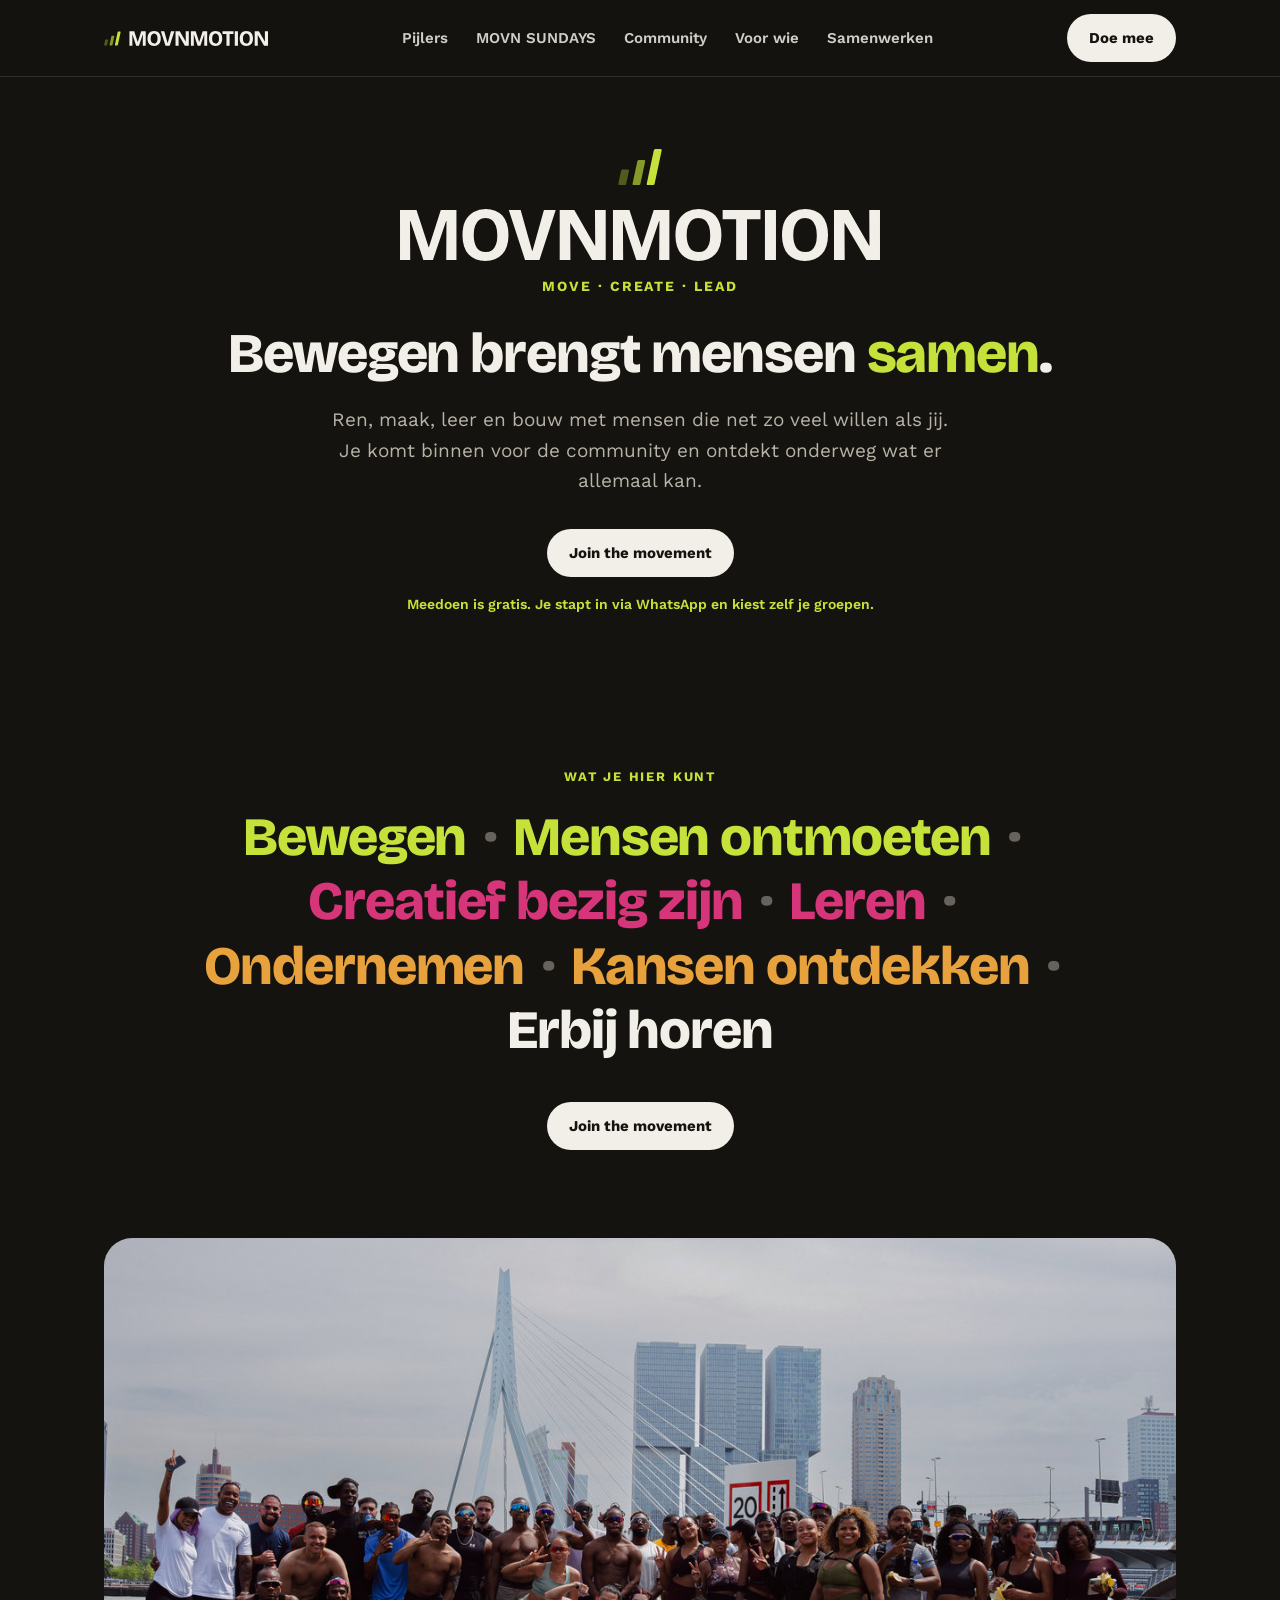
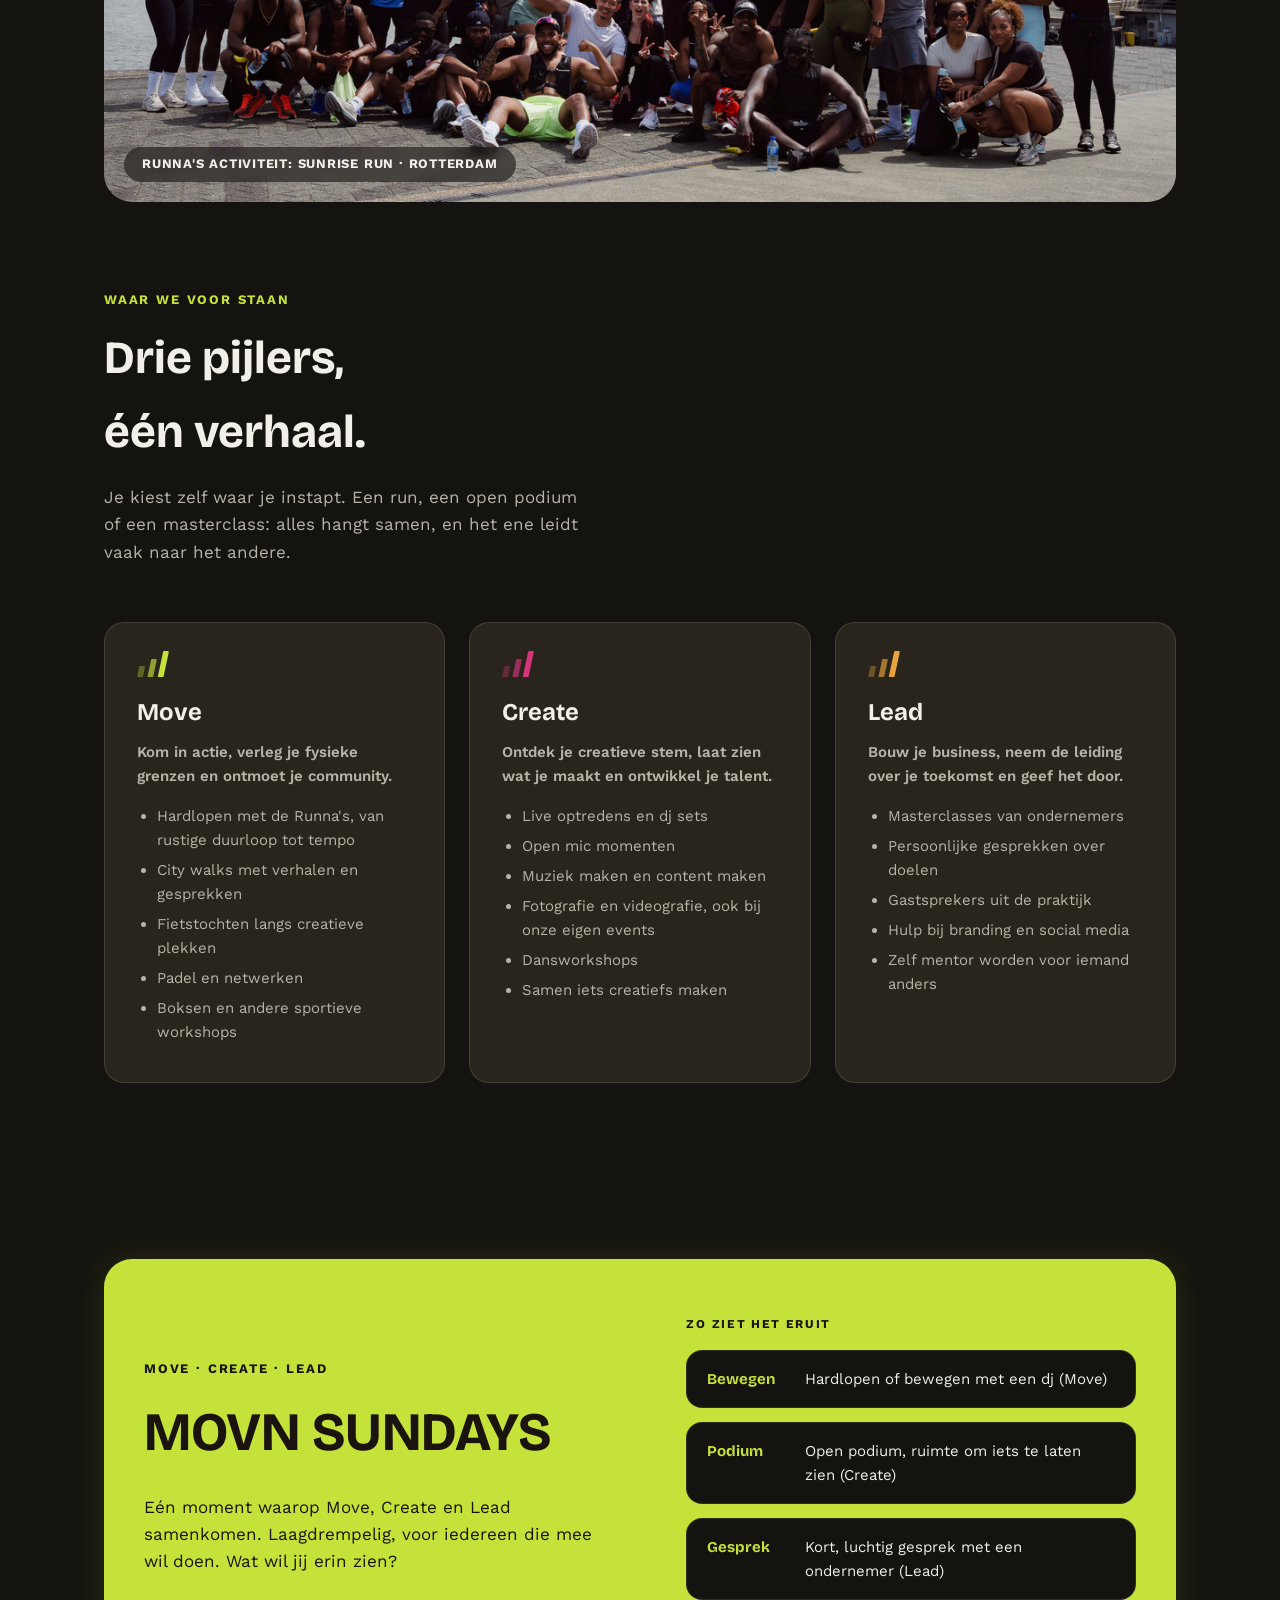
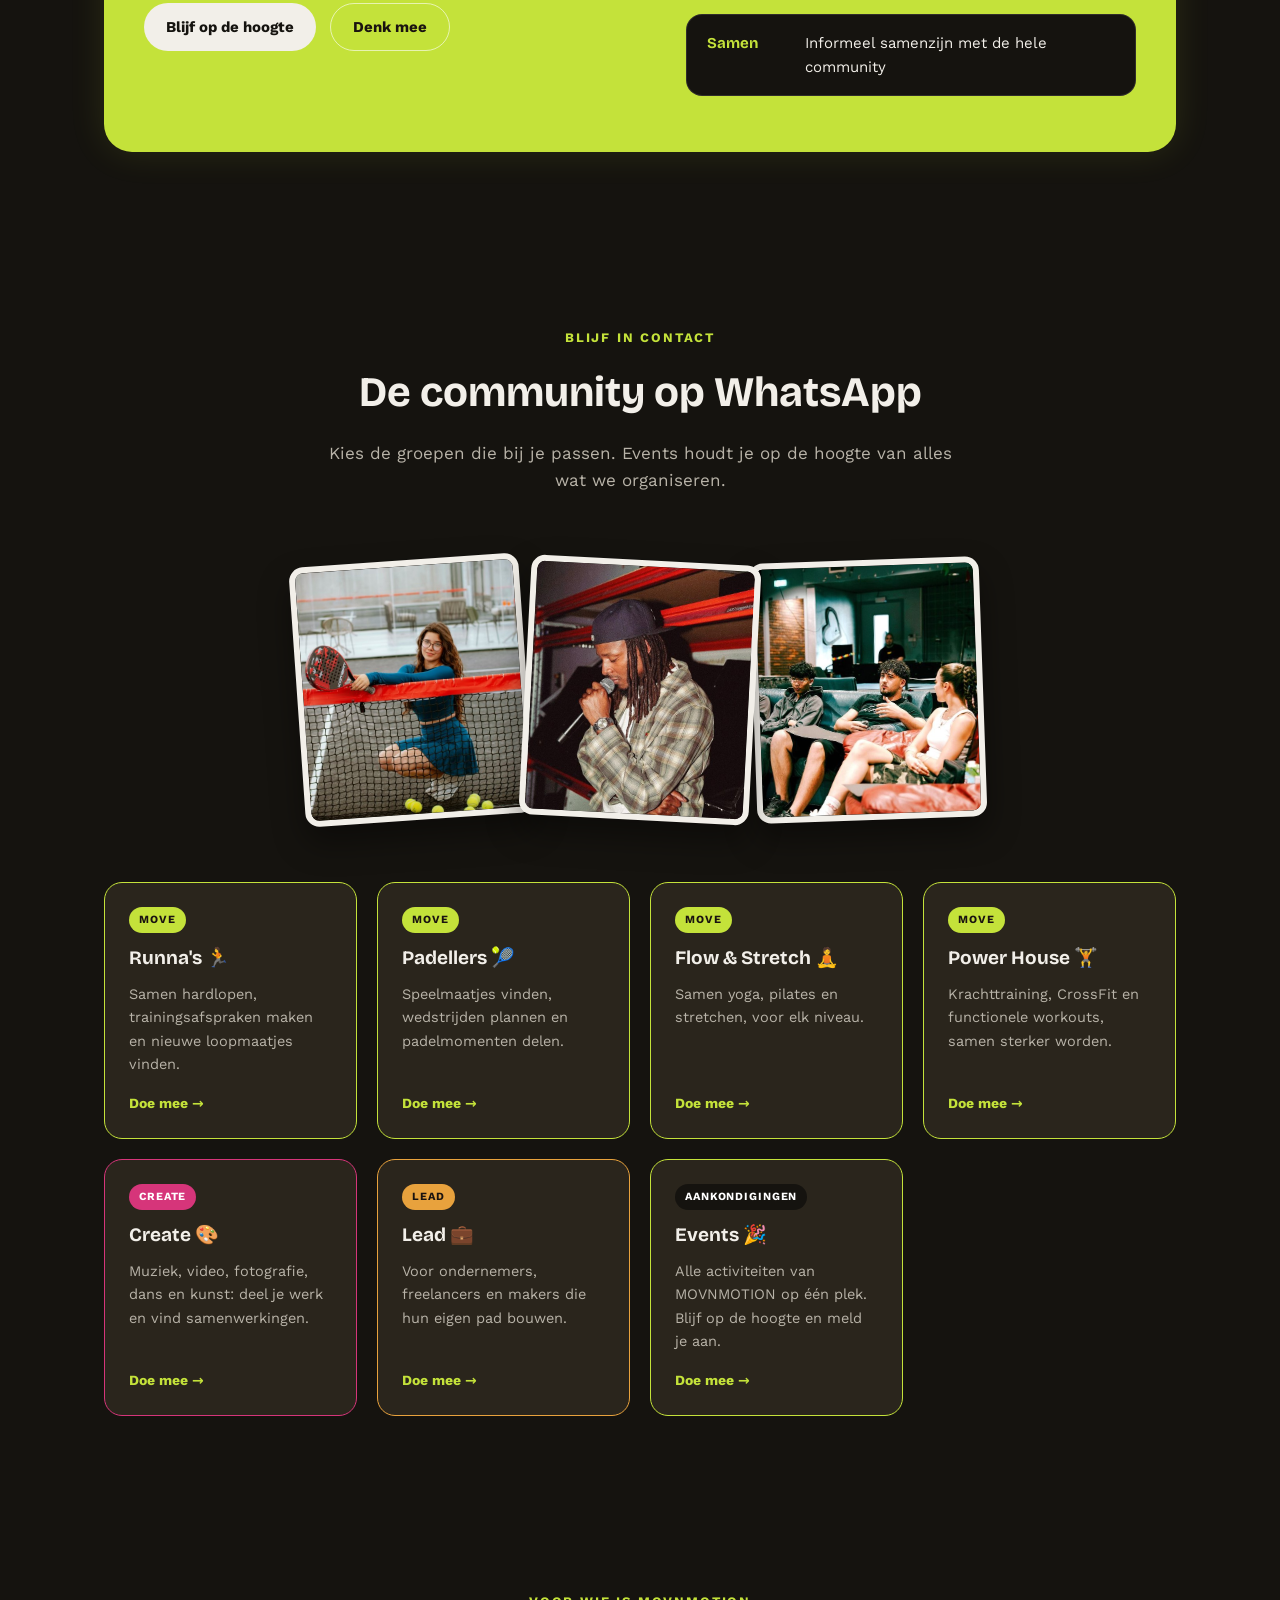
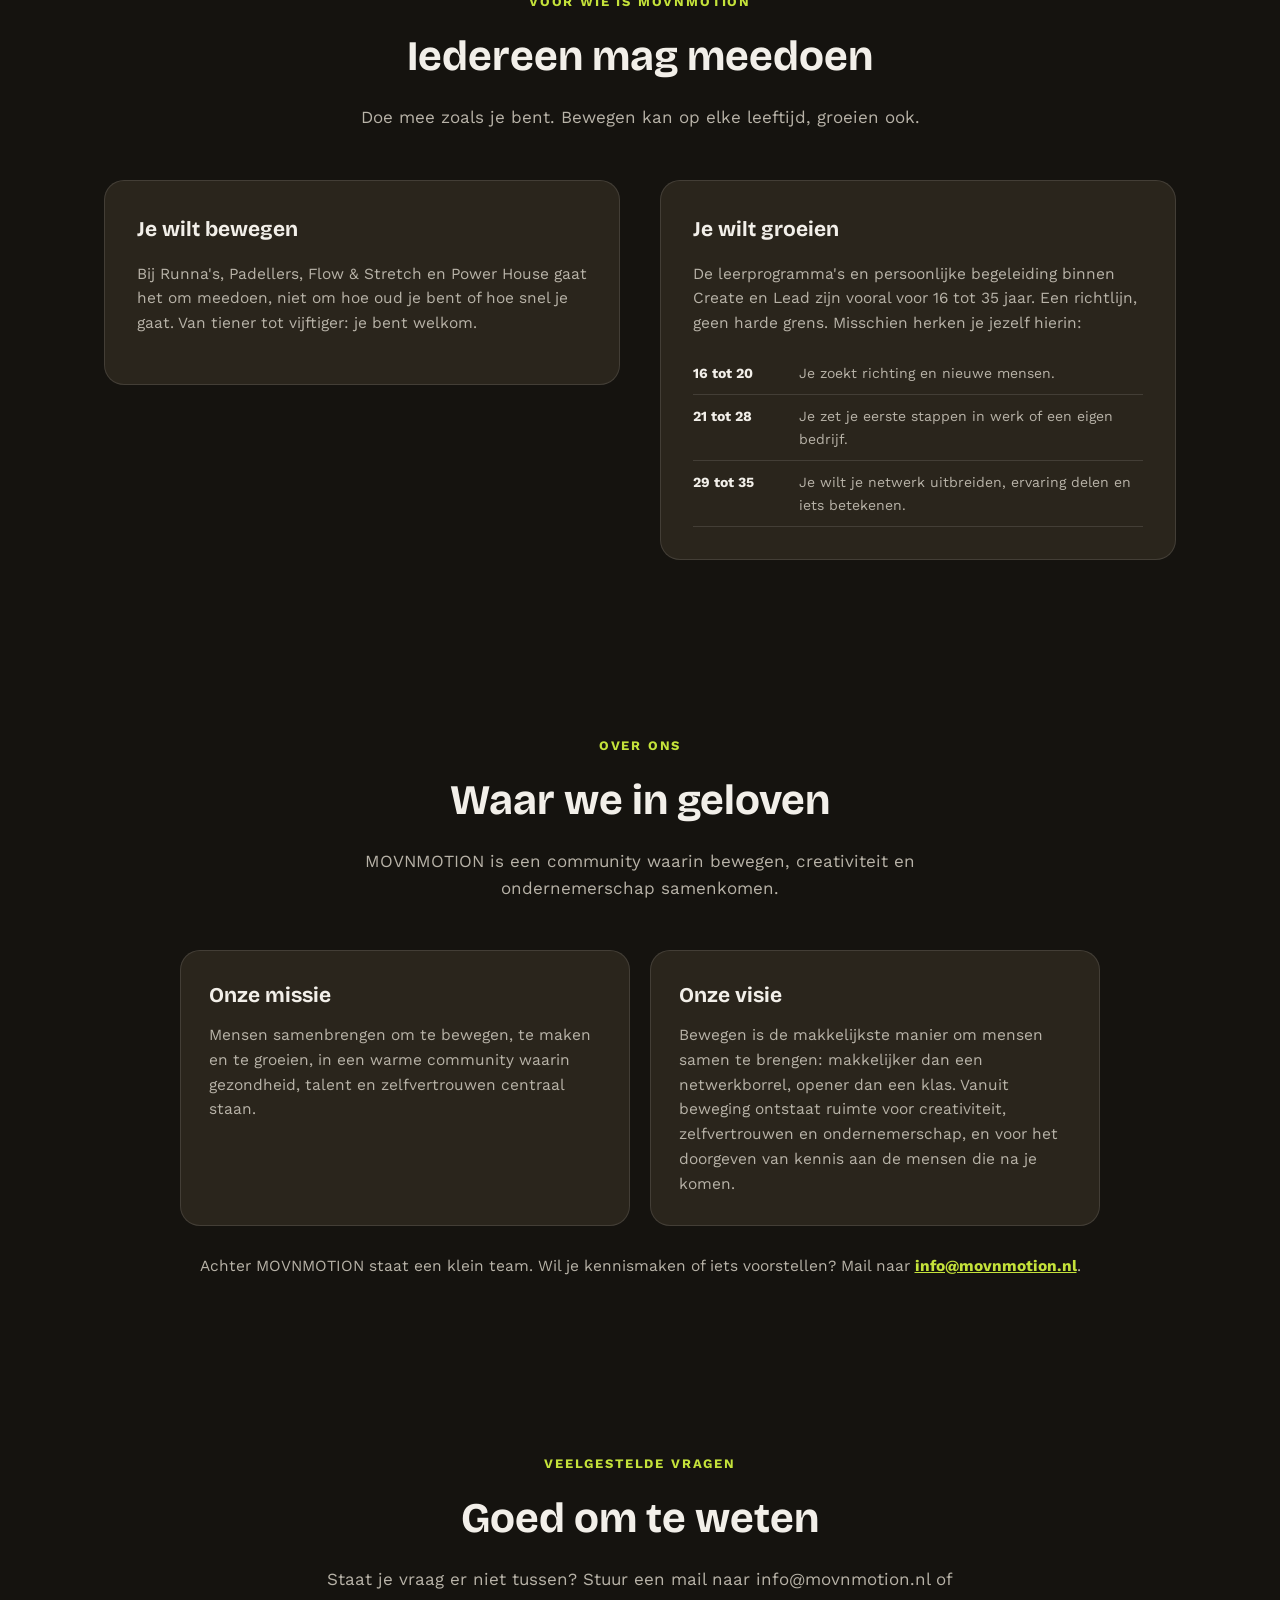
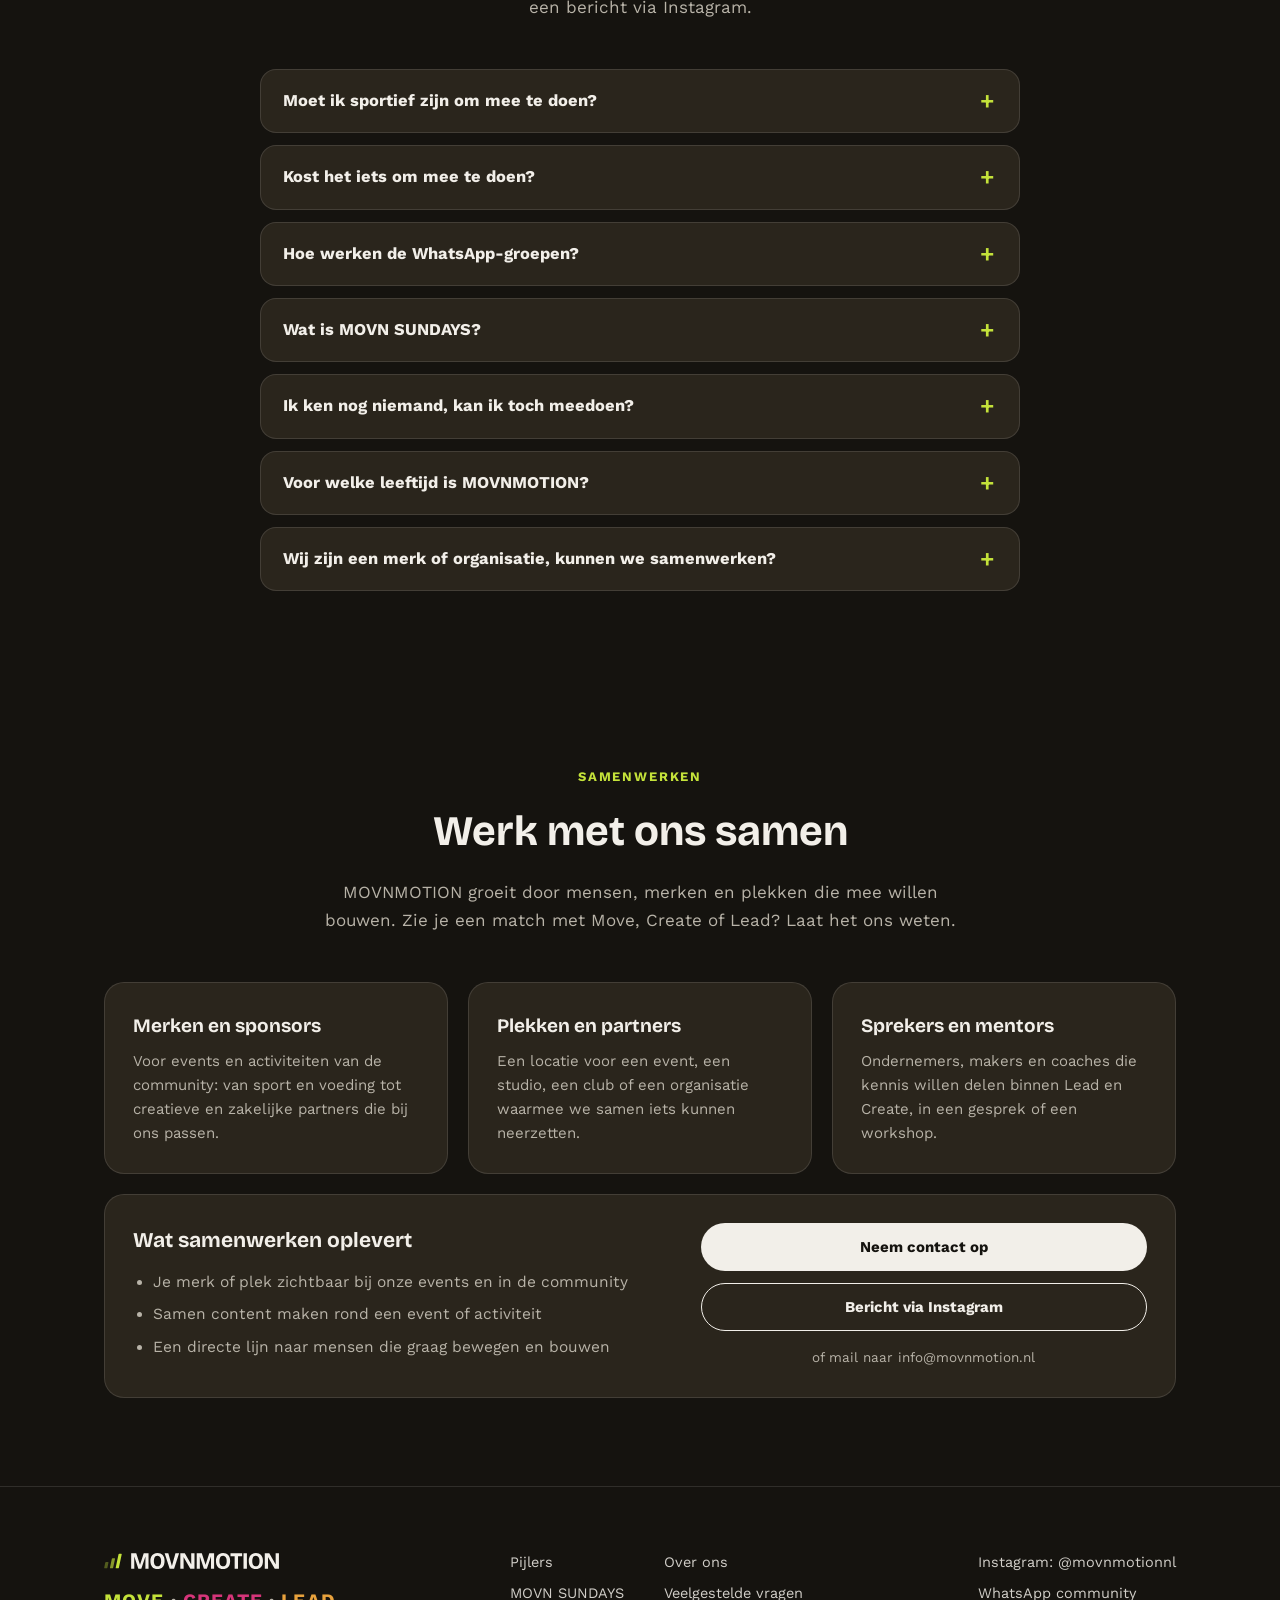
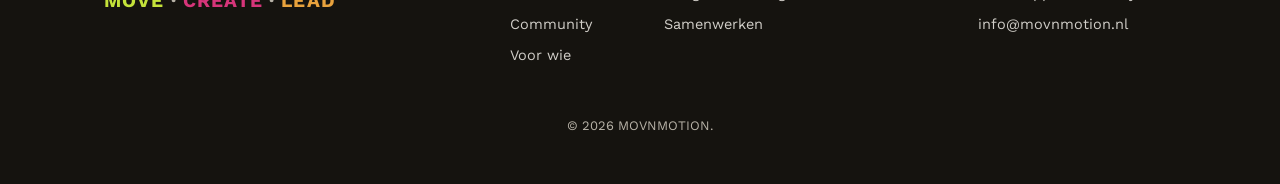
<file: public/index.html>
<!doctype html>
<html lang="nl">
  <head>
    <meta charset="utf-8" />
    <meta name="viewport" content="width=device-width, initial-scale=1, viewport-fit=cover" />
    <title>MOVNMOTION | Move. Create. Lead.</title>
    <meta
      name="description"
      content="Bewegen brengt mensen samen. Bij MOVNMOTION ren, maak, leer en bouw je met mensen die net zo veel willen als jij. Join the movement."
    />
    <meta name="theme-color" content="#15130F" />
    <link rel="canonical" href="https://movnmotion.nl/" />
    <meta property="og:type" content="website" />
    <meta property="og:site_name" content="MOVNMOTION" />
    <meta property="og:locale" content="nl_NL" />
    <meta property="og:url" content="https://movnmotion.nl/" />
    <meta property="og:title" content="MOVNMOTION | Move. Create. Lead." />
    <meta
      property="og:description"
      content="Bewegen brengt mensen samen. Bij MOVNMOTION ren, maak, leer en bouw je met mensen die net zo veel willen als jij. Join the movement."
    />
    <meta property="og:image" content="https://movnmotion.nl/og-image-v2.png" />
    <meta property="og:image:width" content="1200" />
    <meta property="og:image:height" content="630" />
    <meta property="og:image:alt" content="MOVNMOTION: Bewegen brengt mensen samen." />
    <meta name="twitter:card" content="summary_large_image" />
    <link rel="icon" href="favicon.svg" type="image/svg+xml" />
    <link rel="icon" href="favicon.ico" sizes="32x32" />
    <link rel="apple-touch-icon" href="apple-touch-icon.png" />
    <link
      rel="preload"
      href="assets/fonts/bricolage-grotesque-latin-opsz-normal.woff2"
      as="font"
      type="font/woff2"
      crossorigin
    />
    <link
      rel="preload"
      href="assets/fonts/work-sans-latin-wght-normal.woff2"
      as="font"
      type="font/woff2"
      crossorigin
    />
    <link rel="stylesheet" href="assets/css/style.css" />
  </head>
  <body>
    <svg class="sprite" aria-hidden="true" focusable="false">
      <symbol id="logo-lockup" viewBox="0.00 -14.00 7519.55 688.00">
        <g fill="#C4E23A">
          <path
            opacity="0.35"
            d="M85.80 371.17 L168.15 371.17 C183.31 371.17 192.98 383.46 189.76 398.62 L143.08 618.22 C139.86 633.39 124.96 645.67 109.80 645.67 L27.45 645.67 C12.29 645.67 2.61 633.39 5.83 618.22 L52.51 398.62 C55.73 383.46 70.64 371.17 85.80 371.17 Z"
          />
          <path
            opacity="0.65"
            d="M367.85 206.47 L450.20 206.47 C465.37 206.47 475.04 218.76 471.82 233.92 L390.13 618.22 C386.91 633.39 372.01 645.67 356.85 645.67 L274.50 645.67 C259.34 645.67 249.66 633.39 252.88 618.22 L334.57 233.92 C337.79 218.76 352.69 206.47 367.85 206.47 Z"
          />
          <path
            opacity="1.0"
            d="M655.75 14.32 L738.10 14.32 C753.26 14.32 762.94 26.61 759.71 41.77 L637.18 618.22 C633.96 633.39 619.06 645.67 603.90 645.67 L521.55 645.67 C506.39 645.67 496.71 633.39 499.93 618.22 L622.46 41.77 C625.69 26.61 640.59 14.32 655.75 14.32 Z"
          />
        </g>
        <path
          fill="#F2EFE9"
          d="M1165.55 660V0H1383.55L1544.55 494H1547.55L1705.55 0H1912.55V660H1777.55L1780.55 146H1775.55L1601.55 660H1474.55L1302.55 146H1297.55L1300.55 660Z M2294.55 674Q2224.55 674 2168.05 651.5Q2111.55 629 2072.55 585.5Q2033.55 542 2013.05 478.5Q1992.55 415 1992.55 333Q1992.55 216 2031.55 139.5Q2070.55 63 2140.55 24.5Q2210.55 -14 2300.55 -14Q2369.55 -14 2425.05 8Q2480.55 30 2520.05 73.5Q2559.55 117 2580.55 181.5Q2601.55 246 2601.55 330Q2601.55 414 2580.05 478.5Q2558.55 543 2518.55 586.5Q2478.55 630 2421.55 652Q2364.55 674 2294.55 674ZM2299.55 556Q2350.55 556 2384.55 531Q2418.55 506 2436.05 457Q2453.55 408 2453.55 336Q2453.55 261 2435.55 209.5Q2417.55 158 2382.55 131.5Q2347.55 105 2295.55 105Q2246.55 105 2212.05 131Q2177.55 157 2159.55 207Q2141.55 257 2141.55 330Q2141.55 385 2151.55 427.5Q2161.55 470 2181.55 498.5Q2201.55 527 2231.05 541.5Q2260.55 556 2299.55 556Z M2820.55 660 2605.55 0H2762.55L2913.55 539H2920.55L3070.55 0H3226.55L3011.55 660Z M3279.55 660V0H3472.55L3744.55 471H3749.55L3746.55 0H3888.55V660H3708.55L3423.55 173H3418.55L3421.55 660Z M3984.55 660V0H4202.55L4363.55 494H4366.55L4524.55 0H4731.55V660H4596.55L4599.55 146H4594.55L4420.55 660H4293.55L4121.55 146H4116.55L4119.55 660Z M5113.55 674Q5043.55 674 4987.05 651.5Q4930.55 629 4891.55 585.5Q4852.55 542 4832.05 478.5Q4811.55 415 4811.55 333Q4811.55 216 4850.55 139.5Q4889.55 63 4959.55 24.5Q5029.55 -14 5119.55 -14Q5188.55 -14 5244.05 8Q5299.55 30 5339.05 73.5Q5378.55 117 5399.55 181.5Q5420.55 246 5420.55 330Q5420.55 414 5399.05 478.5Q5377.55 543 5337.55 586.5Q5297.55 630 5240.55 652Q5183.55 674 5113.55 674ZM5118.55 556Q5169.55 556 5203.55 531Q5237.55 506 5255.05 457Q5272.55 408 5272.55 336Q5272.55 261 5254.55 209.5Q5236.55 158 5201.55 131.5Q5166.55 105 5114.55 105Q5065.55 105 5031.05 131Q4996.55 157 4978.55 207Q4960.55 257 4960.55 330Q4960.55 385 4970.55 427.5Q4980.55 470 5000.55 498.5Q5020.55 527 5050.05 541.5Q5079.55 556 5118.55 556Z M5615.55 660V123H5436.55V0H5937.55V123H5759.55V660Z M5996.55 660V0H6142.55V660Z M6524.55 674Q6454.55 674 6398.05 651.5Q6341.55 629 6302.55 585.5Q6263.55 542 6243.05 478.5Q6222.55 415 6222.55 333Q6222.55 216 6261.55 139.5Q6300.55 63 6370.55 24.5Q6440.55 -14 6530.55 -14Q6599.55 -14 6655.05 8Q6710.55 30 6750.05 73.5Q6789.55 117 6810.55 181.5Q6831.55 246 6831.55 330Q6831.55 414 6810.05 478.5Q6788.55 543 6748.55 586.5Q6708.55 630 6651.55 652Q6594.55 674 6524.55 674ZM6529.55 556Q6580.55 556 6614.55 531Q6648.55 506 6666.05 457Q6683.55 408 6683.55 336Q6683.55 261 6665.55 209.5Q6647.55 158 6612.55 131.5Q6577.55 105 6525.55 105Q6476.55 105 6442.05 131Q6407.55 157 6389.55 207Q6371.55 257 6371.55 330Q6371.55 385 6381.55 427.5Q6391.55 470 6411.55 498.5Q6431.55 527 6461.05 541.5Q6490.55 556 6529.55 556Z M6910.55 660V0H7103.55L7375.55 471H7380.55L7377.55 0H7519.55V660H7339.55L7054.55 173H7049.55L7052.55 660Z"
        />
      </symbol>
      <symbol id="logo-wordmark" viewBox="0.00 0.00 6354.00 688.00">
        <path
          fill="#F2EFE9"
          d="M0 674V14H218L379 508H382L540 14H747V674H612L615 160H610L436 674H309L137 160H132L135 674Z M1129 688Q1059 688 1002.5 665.5Q946 643 907 599.5Q868 556 847.5 492.5Q827 429 827 347Q827 230 866 153.5Q905 77 975 38.5Q1045 0 1135 0Q1204 0 1259.5 22Q1315 44 1354.5 87.5Q1394 131 1415 195.5Q1436 260 1436 344Q1436 428 1414.5 492.5Q1393 557 1353 600.5Q1313 644 1256 666Q1199 688 1129 688ZM1134 570Q1185 570 1219 545Q1253 520 1270.5 471Q1288 422 1288 350Q1288 275 1270 223.5Q1252 172 1217 145.5Q1182 119 1130 119Q1081 119 1046.5 145Q1012 171 994 221Q976 271 976 344Q976 399 986 441.5Q996 484 1016 512.5Q1036 541 1065.5 555.5Q1095 570 1134 570Z M1655 674 1440 14H1597L1748 553H1755L1905 14H2061L1846 674Z M2114 674V14H2307L2579 485H2584L2581 14H2723V674H2543L2258 187H2253L2256 674Z M2819 674V14H3037L3198 508H3201L3359 14H3566V674H3431L3434 160H3429L3255 674H3128L2956 160H2951L2954 674Z M3948 688Q3878 688 3821.5 665.5Q3765 643 3726 599.5Q3687 556 3666.5 492.5Q3646 429 3646 347Q3646 230 3685 153.5Q3724 77 3794 38.5Q3864 0 3954 0Q4023 0 4078.5 22Q4134 44 4173.5 87.5Q4213 131 4234 195.5Q4255 260 4255 344Q4255 428 4233.5 492.5Q4212 557 4172 600.5Q4132 644 4075 666Q4018 688 3948 688ZM3953 570Q4004 570 4038 545Q4072 520 4089.5 471Q4107 422 4107 350Q4107 275 4089 223.5Q4071 172 4036 145.5Q4001 119 3949 119Q3900 119 3865.5 145Q3831 171 3813 221Q3795 271 3795 344Q3795 399 3805 441.5Q3815 484 3835 512.5Q3855 541 3884.5 555.5Q3914 570 3953 570Z M4450 674V137H4271V14H4772V137H4594V674Z M4831 674V14H4977V674Z M5359 688Q5289 688 5232.5 665.5Q5176 643 5137 599.5Q5098 556 5077.5 492.5Q5057 429 5057 347Q5057 230 5096 153.5Q5135 77 5205 38.5Q5275 0 5365 0Q5434 0 5489.5 22Q5545 44 5584.5 87.5Q5624 131 5645 195.5Q5666 260 5666 344Q5666 428 5644.5 492.5Q5623 557 5583 600.5Q5543 644 5486 666Q5429 688 5359 688ZM5364 570Q5415 570 5449 545Q5483 520 5500.5 471Q5518 422 5518 350Q5518 275 5500 223.5Q5482 172 5447 145.5Q5412 119 5360 119Q5311 119 5276.5 145Q5242 171 5224 221Q5206 271 5206 344Q5206 399 5216 441.5Q5226 484 5246 512.5Q5266 541 5295.5 555.5Q5325 570 5364 570Z M5745 674V14H5938L6210 485H6215L6212 14H6354V674H6174L5889 187H5884L5887 674Z"
        />
      </symbol>
      <symbol id="logo-mark" viewBox="0.00 0.00 557.78 460.00">
        <g fill="currentColor">
          <path
            opacity="0.35"
            d="M62.51 260.00 L122.51 260.00 C133.56 260.00 140.61 268.95 138.26 280.00 L104.25 440.00 C101.90 451.05 91.05 460.00 80.00 460.00 L20.00 460.00 C8.95 460.00 1.90 451.05 4.25 440.00 L38.26 280.00 C40.61 268.95 51.47 260.00 62.51 260.00 Z"
          />
          <path
            opacity="0.65"
            d="M268.02 140.00 L328.02 140.00 C339.06 140.00 346.11 148.95 343.77 160.00 L284.25 440.00 C281.90 451.05 271.05 460.00 260.00 460.00 L200.00 460.00 C188.95 460.00 181.90 451.05 184.25 440.00 L243.77 160.00 C246.11 148.95 256.97 140.00 268.02 140.00 Z"
          />
          <path
            opacity="1.0"
            d="M477.78 0.00 L537.78 0.00 C548.82 0.00 555.87 8.95 553.52 20.00 L464.25 440.00 C461.90 451.05 451.05 460.00 440.00 460.00 L380.00 460.00 C368.95 460.00 361.90 451.05 364.25 440.00 L453.52 20.00 C455.87 8.95 466.73 0.00 477.78 0.00 Z"
          />
        </g>
      </symbol>
    </svg>
    <header class="site-nav">
      <div class="nav-inner">
        <a href="#top" class="brand" aria-label="MOVNMOTION home">
          <svg class="logo-lockup" viewBox="0 0 7519.55 688" aria-hidden="true" focusable="false">
            <use href="#logo-lockup" />
          </svg>
        </a>
        <nav class="nav-links" aria-label="Hoofdmenu">
          <a href="#pijlers">Pijlers</a>
          <a href="#sundays">MOVN SUNDAYS</a>
          <a href="#community">Community</a>
          <a href="#voorwie">Voor wie</a>
          <a href="#samenwerken">Samenwerken</a>
        </nav>
        <div class="nav-actions">
          <a class="btn" href="https://chat.whatsapp.com/EbyEe19TUxl8N2z9xBkvv8">Doe mee</a>
          <button
            class="menu-toggle"
            id="menuToggle"
            aria-label="Menu openen"
            aria-expanded="false"
            aria-controls="mobileNav"
          >
            <svg
              viewBox="0 0 24 24"
              fill="none"
              stroke="currentColor"
              stroke-width="2"
              stroke-linecap="round"
            >
              <line x1="3" y1="6" x2="21" y2="6"></line>
              <line x1="3" y1="12" x2="21" y2="12"></line>
              <line x1="3" y1="18" x2="21" y2="18"></line>
            </svg>
          </button>
        </div>
      </div>
    </header>
    <nav class="nav-mobile" id="mobileNav" aria-label="Mobiel menu">
      <a href="#pijlers">Pijlers</a>
      <a href="#sundays">MOVN SUNDAYS</a>
      <a href="#community">Community</a>
      <a href="#voorwie">Voor wie</a>
      <a href="#samenwerken">Samenwerken</a>
      <a class="btn" href="https://chat.whatsapp.com/EbyEe19TUxl8N2z9xBkvv8">Doe mee</a>
    </nav>

    <main>
      <section class="hero" id="top">
        <svg class="hero-mark" viewBox="0 0 557.78 460" aria-hidden="true" focusable="false">
          <use href="#logo-mark" />
        </svg>
        <h1 class="hero-title">
          <span class="sr-only">MOVNMOTION</span>
          <svg class="hero-wordmark" viewBox="0 0 6354 688" aria-hidden="true" focusable="false">
            <use href="#logo-wordmark" />
          </svg>
        </h1>
        <div class="tagline">Move · Create · Lead</div>
        <p class="statement">Bewegen brengt mensen <em>samen</em>.</p>
        <p class="lede">
          Ren, maak, leer en bouw met mensen die net zo veel willen als jij. Je komt binnen voor de community
          en ontdekt onderweg wat er allemaal kan.
        </p>
        <div class="actions">
          <a class="btn" href="https://chat.whatsapp.com/EbyEe19TUxl8N2z9xBkvv8">Join the movement</a>
        </div>
        <p class="hero-note">Meedoen is gratis. Je stapt in via WhatsApp en kiest zelf je groepen.</p>
      </section>

      <section class="block block--tight" id="kunnen">
        <div class="wrap">
          <div class="section-head reveal">
            <span class="eyebrow">Wat je hier kunt</span>
          </div>
          <ul class="can-words reveal" aria-label="Wat je hier kunt">
            <li class="can-word can-word--move">Bewegen</li>
            <li class="can-word can-word--move">Mensen ontmoeten</li>
            <li class="can-word can-word--create">Creatief bezig zijn</li>
            <li class="can-word can-word--create">Leren</li>
            <li class="can-word can-word--lead">Ondernemen</li>
            <li class="can-word can-word--lead">Kansen ontdekken</li>
            <li class="can-word can-word--all">Erbij horen</li>
          </ul>
          <div class="can-cta reveal">
            <a class="btn" href="https://chat.whatsapp.com/EbyEe19TUxl8N2z9xBkvv8">Join the movement</a>
          </div>
        </div>
      </section>

      <section class="photo-band reveal">
        <img
          src="assets/img/community-sunrise-run.jpg"
          srcset="assets/img/community-sunrise-run-1200.jpg 1200w, assets/img/community-sunrise-run.jpg 2400w"
          sizes="(min-width: 1072px) 1072px, 100vw"
          alt="De MOVNMOTION community tijdens een Sunrise Run bij de Erasmusbrug in Rotterdam"
          width="2400"
          height="1264"
          loading="lazy"
        />
        <div class="caption">Runna's activiteit: Sunrise Run · Rotterdam</div>
      </section>

      <section class="block" id="pijlers">
        <div class="wrap">
          <div class="pillars-intro reveal">
            <span class="eyebrow">Waar we voor staan</span>
            <h2>Drie pijlers, <br />één verhaal.</h2>
            <p>
              Je kiest zelf waar je instapt. Een run, een open podium of een masterclass: alles hangt samen,
              en het ene leidt vaak naar het andere.
            </p>
          </div>
          <div class="pillars-grid">
            <div class="pillar-card reveal">
              <div class="pillar-body">
                <svg class="pillar-mark" viewBox="0 0 557.78 460" aria-hidden="true" focusable="false">
                  <use href="#logo-mark" />
                </svg>
                <h3>Move</h3>
                <div class="sub">Kom in actie, verleg je fysieke grenzen en ontmoet je community.</div>
                <ul>
                  <li>Hardlopen met de Runna's, van rustige duurloop tot tempo</li>
                  <li>City walks met verhalen en gesprekken</li>
                  <li>Fietstochten langs creatieve plekken</li>
                  <li>Padel en netwerken</li>
                  <li>Boksen en andere sportieve workshops</li>
                </ul>
              </div>
            </div>
            <div class="pillar-card pillar-card--create reveal">
              <div class="pillar-body">
                <svg class="pillar-mark" viewBox="0 0 557.78 460" aria-hidden="true" focusable="false">
                  <use href="#logo-mark" />
                </svg>
                <h3>Create</h3>
                <div class="sub">Ontdek je creatieve stem, laat zien wat je maakt en ontwikkel je talent.</div>
                <ul>
                  <li>Live optredens en dj sets</li>
                  <li>Open mic momenten</li>
                  <li>Muziek maken en content maken</li>
                  <li>Fotografie en videografie, ook bij onze eigen events</li>
                  <li>Dansworkshops</li>
                  <li>Samen iets creatiefs maken</li>
                </ul>
              </div>
            </div>
            <div class="pillar-card pillar-card--lead reveal">
              <div class="pillar-body">
                <svg class="pillar-mark" viewBox="0 0 557.78 460" aria-hidden="true" focusable="false">
                  <use href="#logo-mark" />
                </svg>
                <h3>Lead</h3>
                <div class="sub">Bouw je business, neem de leiding over je toekomst en geef het door.</div>
                <ul>
                  <li>Masterclasses van ondernemers</li>
                  <li>Persoonlijke gesprekken over doelen</li>
                  <li>Gastsprekers uit de praktijk</li>
                  <li>Hulp bij branding en social media</li>
                  <li>Zelf mentor worden voor iemand anders</li>
                </ul>
              </div>
            </div>
          </div>
        </div>
      </section>

      <section class="block" id="sundays">
        <div class="wrap">
          <div class="sundays reveal">
            <div>
              <span class="eyebrow">Move · Create · Lead</span>
              <h2>MOVN SUNDAYS</h2>
              <p>
                Eén moment waarop Move, Create en Lead samenkomen. Laagdrempelig, voor iedereen die mee wil
                doen. Wat wil jij erin zien?
              </p>
              <div class="actions">
                <a class="btn" href="https://chat.whatsapp.com/JDSg8jbfGWS0Do6Z98EIht">Blijf op de hoogte</a>
                <a
                  class="btn btn--ghost"
                  href="mailto:info@movnmotion.nl?subject=Meedenken%20over%20MOVN%20SUNDAYS"
                  >Denk mee</a
                >
              </div>
            </div>
            <div class="timeline">
              <div class="timeline-label">Zo ziet het eruit</div>
              <div class="step"><b>Bewegen</b><span>Hardlopen of bewegen met een dj (Move)</span></div>
              <div class="step">
                <b>Podium</b><span>Open podium, ruimte om iets te laten zien (Create)</span>
              </div>
              <div class="step">
                <b>Gesprek</b><span>Kort, luchtig gesprek met een ondernemer (Lead)</span>
              </div>
              <div class="step"><b>Samen</b><span>Informeel samenzijn met de hele community</span></div>
            </div>
          </div>
        </div>
      </section>

      <section class="block" id="community">
        <div class="wrap">
          <div class="section-head reveal">
            <span class="eyebrow">Blijf in contact</span>
            <h2>De community op WhatsApp</h2>
            <p>
              Kies de groepen die bij je passen. Events houdt je op de hoogte van alles wat we organiseren.
            </p>
          </div>
          <div class="snapshot-strip reveal">
            <img
              src="assets/img/snapshot-padel.jpg"
              alt="Padelspeelster bij het net met haar racket"
              width="560"
              height="640"
              loading="lazy"
            />
            <img
              src="assets/img/snapshot-create.jpg"
              alt="Create moment: optreden tijdens een open mic"
              width="560"
              height="710"
              loading="lazy"
            />
            <img
              src="assets/img/snapshot-lead.jpg"
              alt="Lead moment: een goed gesprek na afloop"
              width="560"
              height="681"
              loading="lazy"
            />
          </div>
          <div class="groups-grid">
            <div class="group-card reveal">
              <span class="tag">Move</span>
              <h3>Runna's 🏃</h3>
              <p>Samen hardlopen, trainingsafspraken maken en nieuwe loopmaatjes vinden.</p>
              <a
                href="https://chat.whatsapp.com/EQCLJ11c5Hi70svXGKEnF5"
                aria-label="Doe mee met Runna's op WhatsApp"
                >Doe mee →</a
              >
            </div>
            <div class="group-card reveal">
              <span class="tag">Move</span>
              <h3>Padellers 🎾</h3>
              <p>Speelmaatjes vinden, wedstrijden plannen en padelmomenten delen.</p>
              <a
                href="https://chat.whatsapp.com/FMxd2AVLV2g3KVgmjP8h1n"
                aria-label="Doe mee met Padellers op WhatsApp"
                >Doe mee →</a
              >
            </div>
            <div class="group-card reveal">
              <span class="tag">Move</span>
              <h3>Flow &amp; Stretch 🧘</h3>
              <p>Samen yoga, pilates en stretchen, voor elk niveau.</p>
              <a
                href="https://chat.whatsapp.com/FF3l6uG1pQp80BPhMWxkdK"
                aria-label="Doe mee met Flow &amp; Stretch op WhatsApp"
                >Doe mee →</a
              >
            </div>
            <div class="group-card reveal">
              <span class="tag">Move</span>
              <h3>Power House 🏋</h3>
              <p>Krachttraining, CrossFit en functionele workouts, samen sterker worden.</p>
              <a
                href="https://chat.whatsapp.com/Hzdg96CVCLZ6DJLxeIaVNU"
                aria-label="Doe mee met Power House op WhatsApp"
                >Doe mee →</a
              >
            </div>
            <div class="group-card group-card--create reveal">
              <span class="tag">Create</span>
              <h3>Create 🎨</h3>
              <p>Muziek, video, fotografie, dans en kunst: deel je werk en vind samenwerkingen.</p>
              <a
                href="https://chat.whatsapp.com/Dkk1YDNmLW38Zu5Dy8gzQT"
                aria-label="Doe mee met Create op WhatsApp"
                >Doe mee →</a
              >
            </div>
            <div class="group-card group-card--lead reveal">
              <span class="tag">Lead</span>
              <h3>Lead 💼</h3>
              <p>Voor ondernemers, freelancers en makers die hun eigen pad bouwen.</p>
              <a
                href="https://chat.whatsapp.com/JdpGTSe5f8aAvoVY8Ppu1v"
                aria-label="Doe mee met Lead op WhatsApp"
                >Doe mee →</a
              >
            </div>
            <div class="group-card group-card--events reveal">
              <span class="tag">Aankondigingen</span>
              <h3>Events 🎉</h3>
              <p>Alle activiteiten van MOVNMOTION op één plek. Blijf op de hoogte en meld je aan.</p>
              <a
                href="https://chat.whatsapp.com/JDSg8jbfGWS0Do6Z98EIht"
                aria-label="Doe mee met Events op WhatsApp"
                >Doe mee →</a
              >
            </div>
          </div>
        </div>
      </section>

      <section class="block" id="voorwie">
        <div class="wrap">
          <div class="section-head reveal">
            <span class="eyebrow">Voor wie is MOVNMOTION</span>
            <h2>Iedereen mag meedoen</h2>
            <p>Doe mee zoals je bent. Bewegen kan op elke leeftijd, groeien ook.</p>
          </div>
          <div class="whoblock">
            <div class="who-card">
              <h3>Je wilt bewegen</h3>
              <p>
                Bij Runna's, Padellers, Flow &amp; Stretch en Power House gaat het om meedoen, niet om hoe oud
                je bent of hoe snel je gaat. Van tiener tot vijftiger: je bent welkom.
              </p>
            </div>
            <div class="who-card">
              <h3>Je wilt groeien</h3>
              <p>
                De leerprogramma's en persoonlijke begeleiding binnen Create en Lead zijn vooral voor 16 tot 35
                jaar. Een richtlijn, geen harde grens. Misschien herken je jezelf hierin:
              </p>
              <ul class="phases">
                <li><b>16 tot 20</b><span>Je zoekt richting en nieuwe mensen.</span></li>
                <li><b>21 tot 28</b><span>Je zet je eerste stappen in werk of een eigen bedrijf.</span></li>
                <li><b>29 tot 35</b><span>Je wilt je netwerk uitbreiden, ervaring delen en iets betekenen.</span></li>
              </ul>
            </div>
          </div>
        </div>
      </section>

      <section class="block" id="over-ons">
        <div class="wrap">
          <div class="section-head reveal">
            <span class="eyebrow">Over ons</span>
            <h2>Waar we in geloven</h2>
            <p>MOVNMOTION is een community waarin bewegen, creativiteit en ondernemerschap samenkomen.</p>
          </div>
          <div class="about-grid">
            <div class="about-card reveal">
              <h3>Onze missie</h3>
              <p>
                Mensen samenbrengen om te bewegen, te maken en te groeien, in een warme community waarin
                gezondheid, talent en zelfvertrouwen centraal staan.
              </p>
            </div>
            <div class="about-card reveal">
              <h3>Onze visie</h3>
              <p>
                Bewegen is de makkelijkste manier om mensen samen te brengen: makkelijker dan een
                netwerkborrel, opener dan een klas. Vanuit beweging ontstaat ruimte voor creativiteit,
                zelfvertrouwen en ondernemerschap, en voor het doorgeven van kennis aan de mensen die na je
                komen.
              </p>
            </div>
          </div>
          <p class="about-note reveal">
            Achter MOVNMOTION staat een klein team. Wil je kennismaken of iets voorstellen? Mail naar
            <a href="mailto:info@movnmotion.nl">info@movnmotion.nl</a>.
          </p>
        </div>
      </section>

      <section class="block" id="faq">
        <div class="wrap">
          <div class="section-head reveal">
            <span class="eyebrow">Veelgestelde vragen</span>
            <h2>Goed om te weten</h2>
            <p>
              Staat je vraag er niet tussen? Stuur een mail naar info@movnmotion.nl of een bericht via
              Instagram.
            </p>
          </div>
          <div class="faq reveal">
            <details>
              <summary>Moet ik sportief zijn om mee te doen?</summary>
              <p>
                Nee. De groepen zijn er voor iedereen, van beginner tot gevorderde. Je kiest zelf bij welke
                activiteit je aansluit en hoe hard je gaat.
              </p>
            </details>
            <details>
              <summary>Kost het iets om mee te doen?</summary>
              <p>
                Nee. Meedoen aan MOVNMOTION is gratis, net als aansluiten bij de WhatsApp-groepen.
              </p>
            </details>
            <details>
              <summary>Hoe werken de WhatsApp-groepen?</summary>
              <p>
                Je sluit aan bij de community en kiest de groepen die bij je passen: Runna's, Padellers, Flow
                &amp; Stretch, Power House, Create of Lead. In Events lees je alles wat we organiseren. Je
                kunt altijd weer uitstappen.
              </p>
            </details>
            <details>
              <summary>Wat is MOVN SUNDAYS?</summary>
              <p>
                MOVN SUNDAYS is het moment waarop Move, Create en Lead samenkomen. Sluit
                aan bij de groepen en houd de
                <a href="https://chat.whatsapp.com/JDSg8jbfGWS0Do6Z98EIht">Events-groep</a> en onze
                <a href="https://instagram.com/movnmotionnl">socials</a> in de gaten, dan mis je het niet. Wil
                je meedenken?
                <a href="mailto:info@movnmotion.nl?subject=Meedenken%20over%20MOVN%20SUNDAYS"
                  >Mail ons gerust</a
                >.
              </p>
            </details>
            <details>
              <summary>Ik ken nog niemand, kan ik toch meedoen?</summary>
              <p>
                Zeker. Je hoeft niemand te kennen om aan te sluiten. Begin met een laagdrempelige activiteit,
                zoals een rustige run of een kennismaking in een van de groepen, en stel jezelf even voor.
              </p>
            </details>
            <details>
              <summary>Voor welke leeftijd is MOVNMOTION?</summary>
              <p>
                De actieve groepen staan open voor iedereen, ongeacht leeftijd. De leerprogramma's en
                persoonlijke begeleiding richten zich vooral op 16 tot 35 jaar, als richtlijn en niet als
                harde grens.
              </p>
            </details>
            <details>
              <summary>Wij zijn een merk of organisatie, kunnen we samenwerken?</summary>
              <p>
                Graag. Kijk bij <a href="#samenwerken">Samenwerken</a> of stuur direct een mail naar
                info@movnmotion.nl.
              </p>
            </details>
          </div>
        </div>
      </section>

      <section class="block" id="samenwerken">
        <div class="wrap">
          <div class="section-head reveal">
            <span class="eyebrow">Samenwerken</span>
            <h2>Werk met ons samen</h2>
            <p>
              MOVNMOTION groeit door mensen, merken en plekken die mee willen bouwen. Zie je een match met
              Move, Create of Lead? Laat het ons weten.
            </p>
          </div>
          <div class="partner-grid">
            <div class="partner-card reveal">
              <h3>Merken en sponsors</h3>
              <p>
                Voor events en activiteiten van de community: van sport en voeding tot creatieve en zakelijke
                partners die bij ons passen.
              </p>
            </div>
            <div class="partner-card reveal">
              <h3>Plekken en partners</h3>
              <p>
                Een locatie voor een event, een studio, een club of een organisatie waarmee we samen iets
                kunnen neerzetten.
              </p>
            </div>
            <div class="partner-card reveal">
              <h3>Sprekers en mentors</h3>
              <p>
                Ondernemers, makers en coaches die kennis willen delen binnen Lead en Create, in een gesprek
                of een workshop.
              </p>
            </div>
          </div>
          <div class="partner-give reveal">
            <div>
              <h3>Wat samenwerken oplevert</h3>
              <ul>
                <li>Je merk of plek zichtbaar bij onze events en in de community</li>
                <li>Samen content maken rond een event of activiteit</li>
                <li>Een directe lijn naar mensen die graag bewegen en bouwen</li>
              </ul>
            </div>
            <div class="partner-actions">
              <a
                class="btn"
                href="mailto:info@movnmotion.nl?subject=Samenwerking%20met%20MOVNMOTION&amp;body=Hoi%20MOVNMOTION%2C%0A%0AIk%20neem%20contact%20op%20namens%20(naam%20van%20je%20organisatie%20of%20merk).%0A%0AWat%20ik%20in%20gedachten%20heb%3A%0A%0A%0AHoe%20jullie%20mij%20kunnen%20bereiken%3A%0A"
                >Neem contact op</a
              >
              <a class="btn btn--ghost" href="https://instagram.com/movnmotionnl">Bericht via Instagram</a>
              <div class="note">of mail naar info@movnmotion.nl</div>
            </div>
          </div>
        </div>
      </section>
    </main>

    <footer>
      <div class="wrap">
        <div class="footer-inner">
          <div>
            <div class="footer-brand">
              <svg class="logo-lockup" viewBox="0 0 7519.55 688" aria-hidden="true" focusable="false">
                <use href="#logo-lockup" />
              </svg>
            </div>
            <div class="tagline-small">
              <span class="t-move">Move</span> · <span class="t-create">Create</span> ·
              <span class="t-lead">Lead</span>
            </div>
          </div>
          <div class="links-col links-col--split">
            <a href="#pijlers">Pijlers</a>
            <a href="#sundays">MOVN SUNDAYS</a>
            <a href="#community">Community</a>
            <a href="#voorwie">Voor wie</a>
            <a href="#over-ons">Over ons</a>
            <a href="#faq">Veelgestelde vragen</a>
            <a href="#samenwerken">Samenwerken</a>
          </div>
          <div class="links-col">
            <a href="https://instagram.com/movnmotionnl" aria-label="Instagram">Instagram: @movnmotionnl</a>
            <a href="https://chat.whatsapp.com/EbyEe19TUxl8N2z9xBkvv8" aria-label="WhatsApp"
              >WhatsApp community</a
            >
            <a href="mailto:info@movnmotion.nl" aria-label="E-mail">info@movnmotion.nl</a>
          </div>
        </div>
        <div class="fine-print">© 2026 MOVNMOTION.</div>
      </div>
    </footer>
    <script src="assets/js/site.js" defer></script>
  </body>
</html>
</file>
<file: public/assets/css/style.css>
/*
  MOVNMOTION: stylesheet
  Opbouw: lettertypes, kleuren, basis, onderdelen (in volgorde van de pagina), hulpklassen.
  Merkkleuren staan alleen in :root. Gebruik daar de variabelen, geen losse hex-codes.
*/

/* ---------- Lettertypes (zelf gehost, geen verzoeken naar Google) ---------- */
@font-face {
  font-family: "Bricolage Grotesque";
  font-style: normal;
  font-weight: 200 800;
  font-display: swap;
  src: url("../fonts/bricolage-grotesque-latin-opsz-normal.woff2") format("woff2");
}
@font-face {
  font-family: "Work Sans";
  font-style: normal;
  font-weight: 100 900;
  font-display: swap;
  src: url("../fonts/work-sans-latin-wght-normal.woff2") format("woff2");
}

/* ---------- Kleuren ---------- */
:root {
  --ink: #15130f; /* bijna-zwart: pagina-achtergrond */
  --ivory: #f2efe9; /* gebroken wit: tekst */
  --lime: #c4e23a; /* merkkleur en pijler Move */
  --magenta: #d6357a; /* pijler Create */
  --amber: #e8a23d; /* pijler Lead */
  --gray: #b8b3a8; /* secundaire tekst */
  --card: #2a251c; /* kaartvlakken */
  --line: rgba(242, 239, 233, 0.12); /* dunne randen */
  --on-lime: #1a1310; /* tekst op lime vlakken */
  --nav: rgba(21, 19, 15, 0.85);

  padding-top: env(safe-area-inset-top, 0px);
  padding-bottom: env(safe-area-inset-bottom, 0px);
}

/* ---------- Basis ---------- */
* {
  box-sizing: border-box;
}
html {
  scroll-behavior: smooth;
}
body {
  margin: 0;
  background: var(--ink);
  color: var(--ivory);
  font-family: "Work Sans", system-ui, sans-serif;
  line-height: 1.6;
}
h1,
h2,
h3 {
  font-family: "Bricolage Grotesque", sans-serif;
  margin: 0;
}
a {
  color: inherit;
  -webkit-tap-highlight-color: transparent;
}
a:focus {
  outline: none;
}
a:focus-visible {
  outline: 2px solid var(--lime);
  outline-offset: 3px;
  border-radius: 4px;
}
img,
svg {
  max-width: 100%;
}
section {
  overflow-x: hidden;
}
.wrap {
  max-width: 1120px;
  margin: 0 auto;
  padding: 0 24px;
}
.sprite {
  position: absolute;
  width: 0;
  height: 0;
  overflow: hidden;
}
.sr-only {
  position: absolute;
  width: 1px;
  height: 1px;
  padding: 0;
  margin: -1px;
  overflow: hidden;
  clip: rect(0, 0, 0, 0);
  white-space: nowrap;
  border: 0;
}

/* ---------- Knoppen ---------- */
.btn {
  display: inline-flex;
  align-items: center;
  justify-content: center;
  gap: 8px;
  background: var(--ivory);
  color: var(--ink);
  font-weight: 700;
  font-size: 15px;
  padding: 12px 22px;
  border-radius: 999px;
  text-decoration: none;
  border: none;
  cursor: pointer;
  white-space: nowrap;
  min-height: 44px;
}
.btn:hover {
  background: #fff;
}
.btn--ghost {
  background: transparent;
  color: var(--ivory);
  padding: 11px 22px;
  border: 1.5px solid var(--ivory);
  transition:
    border-color 0.25s ease,
    color 0.25s ease;
}
.btn--ghost:hover {
  background: transparent;
  border-color: var(--lime);
  color: var(--lime);
}

/* ---------- Navigatie ---------- */
.site-nav {
  position: sticky;
  top: 0;
  z-index: 50;
  padding-top: env(safe-area-inset-top, 0px);
  background: var(--nav);
  backdrop-filter: blur(10px);
  border-bottom: 1px solid var(--line);
}
.nav-inner {
  display: flex;
  align-items: center;
  justify-content: space-between;
  gap: 16px;
  max-width: 1120px;
  margin: 0 auto;
  padding: 14px 24px;
}
.brand {
  display: flex;
  align-items: center;
  text-decoration: none;
}
.brand .logo-lockup {
  width: 164px;
  height: 15px;
  flex-shrink: 0;
}
.nav-links {
  display: flex;
  align-items: center;
  gap: 28px;
}
.nav-links a,
.nav-mobile a {
  font-weight: 600;
  font-size: 15px;
  white-space: nowrap;
  text-decoration: none;
  opacity: 0.85;
}
.nav-links a:hover,
.nav-mobile a:hover {
  opacity: 1;
  color: var(--lime);
}
.nav-actions {
  display: flex;
  align-items: center;
  gap: 10px;
}
.menu-toggle {
  display: none;
  align-items: center;
  justify-content: center;
  min-width: 44px;
  min-height: 44px;
  padding: 8px;
  background: none;
  border: none;
  color: var(--ivory);
  cursor: pointer;
  -webkit-appearance: none;
  appearance: none;
}
.menu-toggle svg {
  width: 24px;
  height: 24px;
}
.nav-mobile {
  display: none;
}
body.menu-open {
  overflow: hidden;
}

/* ---------- Hero ---------- */
.hero {
  padding: 72px 24px 64px;
  text-align: center;
}
.hero-mark {
  width: 44px;
  height: 36.3px;
  margin-bottom: 16px;
  color: var(--lime);
}
.hero-title {
  margin: 0;
  line-height: 0;
}
.hero-wordmark {
  display: block;
  margin: 0 auto;
  width: clamp(220px, 44vw, 480px);
  height: auto;
  aspect-ratio: 6354 / 688;
}
.hero .tagline {
  margin-top: 14px;
  font-weight: 700;
  font-size: 14px;
  letter-spacing: 0.14em;
  text-transform: uppercase;
  color: var(--lime);
}
.hero .statement {
  margin: 28px auto 0;
  font-family: "Bricolage Grotesque", sans-serif;
  font-weight: 800;
  font-size: clamp(32px, 5.2vw, 56px);
  line-height: 1.04;
  letter-spacing: -0.02em;
  white-space: nowrap;
}
.hero .statement em {
  font-style: normal;
  color: var(--lime);
}
.hero .lede {
  max-width: 620px;
  margin: 22px auto 0;
  font-size: 19px;
  color: var(--gray);
}
.hero .actions {
  display: flex;
  flex-wrap: wrap;
  justify-content: center;
  gap: 16px;
  margin-top: 32px;
}
.hero-note {
  margin: 16px auto 0;
  font-size: 14px;
  font-weight: 600;
  color: var(--lime);
}

/* ---------- Wat je hier kunt ---------- */
section.block--tight {
  padding-top: 24px;
}
.can-words {
  display: flex;
  flex-wrap: wrap;
  justify-content: center;
  gap: 4px 0;
  max-width: 980px;
  margin: 0 auto;
  padding: 0;
  list-style: none;
  font-family: "Bricolage Grotesque", sans-serif;
  font-weight: 800;
  font-size: clamp(28px, 4.6vw, 54px);
  line-height: 1.12;
  letter-spacing: -0.02em;
  text-align: center;
  text-wrap: balance;
}
.can-word {
  white-space: nowrap;
}
/* Punt tussen de woorden, in grijs */
.can-word:not(:last-child)::after {
  content: "·";
  margin: 0 0.32em;
  color: var(--gray);
  opacity: 0.5;
}
.can-word--move {
  color: var(--lime);
}
.can-word--create {
  color: var(--magenta);
}
.can-word--lead {
  color: var(--amber);
}
.can-word--all {
  color: var(--ivory);
}
#kunnen .section-head {
  margin-bottom: 20px;
}
@media (max-width: 640px) {
  .can-words {
    flex-direction: column;
    gap: 2px;
  }
  .can-word:not(:last-child)::after {
    content: none;
  }
}
.can-cta {
  display: flex;
  flex-direction: column;
  align-items: center;
  gap: 14px;
  margin-top: 40px;
  text-align: center;
}

/* ---------- Fotoband ---------- */
.photo-band {
  position: relative;
  width: 100%;
  /* Even breed als de inhoud. Zo wordt de foto (2000 px) ook op schermen met schaal 150% of 200% niet uitgerekt */
  max-width: 1072px;
  margin: 0 auto;
  overflow: hidden;
  line-height: 0;
}
@media (min-width: 1120px) {
  .photo-band {
    border-radius: 28px;
  }
}
.photo-band img {
  display: block;
  width: 100%;
  height: auto;
}
.photo-band .caption {
  position: absolute;
  left: 20px;
  bottom: 20px;
  padding: 9px 18px;
  background: rgba(10, 8, 6, 0.55);
  backdrop-filter: blur(6px);
  color: var(--ivory);
  border-radius: 999px;
  font-weight: 700;
  font-size: 13px;
  line-height: 1.3;
  letter-spacing: 0.06em;
  text-transform: uppercase;
  max-width: calc(100% - 40px);
}
@media (max-width: 640px) {
  .photo-band .caption {
    left: 12px;
    bottom: 12px;
    max-width: calc(100% - 24px);
    padding: 7px 14px;
    font-size: 11px;
    border-radius: 14px;
  }
}

/* ---------- Sectiekoppen ---------- */
section.block {
  padding: 88px 24px;
}
.section-head {
  max-width: 640px;
  margin: 0 auto 48px;
  text-align: center;
}
.section-head h2 {
  font-size: clamp(28px, 4vw, 42px);
}
.section-head p {
  margin-top: 14px;
  color: var(--gray);
  font-size: 17px;
}
.eyebrow {
  display: block;
  margin-bottom: 10px;
  font-weight: 700;
  font-size: 13px;
  letter-spacing: 0.14em;
  text-transform: uppercase;
  color: var(--lime);
}

/* ---------- Kaarten (gedeelde basis) ---------- */
.pillar-card,
.group-card,
.who-card,
.about-card,
.partner-card,
.partner-give,
.faq details {
  background: var(--card);
  border: 1px solid var(--line);
}

/* ---------- Pijlers ---------- */
.pillars-intro {
  max-width: 640px;
  margin-bottom: 56px;
}
.pillars-intro h2 {
  margin-top: 8px;
  font-size: clamp(30px, 4.5vw, 46px);
}
.pillars-intro p {
  max-width: 480px;
  margin-top: 16px;
  color: var(--gray);
  font-size: 17px;
}
.pillars-grid {
  display: grid;
  grid-template-columns: repeat(auto-fit, minmax(260px, 1fr));
  gap: 24px;
}
.pillar-card {
  --c: var(--lime);
  display: flex;
  flex-direction: column;
  overflow: hidden;
  border-radius: 20px;
}
.pillar-card--create {
  --c: var(--magenta);
}
.pillar-card--lead {
  --c: var(--amber);
}
.pillar-body {
  display: flex;
  flex-direction: column;
  gap: 16px;
  padding: 28px 32px 32px;
}
.pillar-mark {
  width: 32px;
  height: auto;
  aspect-ratio: 557.78 / 460;
  color: var(--c);
}
.pillar-card h3 {
  font-size: 24px;
}
.pillar-card .sub {
  margin-top: -8px;
  font-weight: 600;
  font-size: 15px;
  color: var(--gray);
}
.pillar-card ul {
  margin: 0;
  padding-left: 20px;
  font-size: 15px;
  color: var(--gray);
}
.pillar-card li {
  margin-bottom: 6px;
}

/* ---------- MOVN SUNDAYS ---------- */
.sundays {
  display: grid;
  grid-template-columns: 1.1fr 1fr;
  align-items: center;
  gap: 48px;
  padding: 56px 40px;
  background: var(--lime);
  color: var(--on-lime);
  border-radius: 28px;
  box-shadow: 0 0 36px rgba(196, 226, 58, 0.12);
}
.sundays h2 {
  font-size: clamp(32px, 5vw, 54px);
  color: var(--on-lime);
}
.sundays .eyebrow,
.sundays p {
  color: var(--on-lime);
}
.sundays p {
  max-width: 460px;
  font-size: 17px;
}
.sundays .actions {
  display: flex;
  flex-wrap: wrap;
  gap: 14px;
  margin-top: 28px;
}
.sundays .btn--ghost,
.sundays .btn--ghost:hover {
  border-color: rgba(255, 255, 255, 0.6);
  color: var(--on-lime);
}
.timeline {
  display: flex;
  flex-direction: column;
  gap: 14px;
}
.timeline-label {
  margin-bottom: 2px;
  font-weight: 700;
  font-size: 12px;
  letter-spacing: 0.14em;
  text-transform: uppercase;
  color: var(--on-lime);
}
.timeline .step {
  display: flex;
  align-items: baseline;
  gap: 14px;
  padding: 16px 20px;
  background: var(--ink);
  border: 1px solid var(--line);
  border-radius: 16px;
}
.timeline .step b {
  flex-shrink: 0;
  width: 84px;
  font-family: "Bricolage Grotesque", sans-serif;
  font-size: 15px;
  color: var(--lime);
}
.timeline .step span {
  font-size: 15px;
  color: var(--ivory);
}

/* ---------- Community ---------- */
.snapshot-strip {
  display: flex;
  flex-wrap: wrap;
  align-items: center;
  justify-content: center;
  gap: 6px;
  margin: 4px 0 44px;
  padding: 18px 0;
}
.snapshot-strip img {
  width: 230px;
  height: 260px;
  object-fit: cover;
  border: 6px solid var(--ivory);
  border-radius: 14px;
  box-shadow: 0 16px 32px rgba(0, 0, 0, 0.4);
}
.snapshot-strip img:nth-child(1) {
  transform: rotate(-4deg);
}
.snapshot-strip img:nth-child(2) {
  z-index: 2;
  margin: 0 -8px;
  transform: rotate(3deg);
}
.snapshot-strip img:nth-child(3) {
  transform: rotate(-2deg);
}
.groups-grid {
  display: grid;
  grid-template-columns: repeat(auto-fit, minmax(240px, 1fr));
  gap: 20px;
}
.group-card {
  --c: var(--lime);
  display: flex;
  flex-direction: column;
  gap: 10px;
  padding: 24px;
  border: 1.5px solid var(--c);
  border-radius: 18px;
}
.group-card--create {
  --c: var(--magenta);
}
.group-card--lead {
  --c: var(--amber);
}
.group-card .tag {
  align-self: flex-start;
  padding: 4px 10px;
  background: var(--c);
  color: var(--on-lime);
  border-radius: 999px;
  font-weight: 700;
  font-size: 11px;
  letter-spacing: 0.08em;
  text-transform: uppercase;
}
.group-card--create .tag,
.group-card--events .tag {
  color: #fff;
}
.group-card--events .tag {
  background: var(--ink);
}
.group-card h3 {
  font-size: 19px;
}
.group-card p {
  flex-grow: 1;
  margin: 0;
  font-size: 14.5px;
  color: var(--gray);
}
.group-card a {
  margin-top: 6px;
  font-weight: 700;
  font-size: 14px;
  color: var(--lime);
  text-decoration: none;
}
.group-card a:hover {
  text-decoration: underline;
}

/* ---------- Voor wie ---------- */
.whoblock {
  display: grid;
  grid-template-columns: 1fr 1fr;
  align-items: start;
  gap: 40px;
}
.who-card {
  padding: 32px;
  border-radius: 20px;
}
.who-card h3 {
  margin-bottom: 10px;
  font-size: 21px;
}
.who-card p {
  color: var(--gray);
  font-size: 15.5px;
}
.phases {
  margin: 16px 0 0;
  padding: 0;
  list-style: none;
  font-size: 14px;
}
.phases li {
  display: grid;
  grid-template-columns: 92px 1fr;
  gap: 14px;
  padding: 10px 0;
  border-bottom: 1px solid var(--line);
}
.phases b {
  white-space: nowrap;
  color: var(--ivory);
}
.phases span {
  color: var(--gray);
}

/* ---------- Over ons ---------- */
.about-grid {
  display: grid;
  grid-template-columns: 1fr 1fr;
  gap: 20px;
  max-width: 920px;
  margin: 0 auto;
}
.about-card {
  padding: 28px;
  border-radius: 20px;
}
.about-card h3 {
  margin-bottom: 10px;
  font-size: 21px;
}
.about-card p {
  margin: 0;
  color: var(--gray);
  font-size: 15.5px;
}
.about-note {
  max-width: 920px;
  margin: 28px auto 0;
  text-align: center;
  color: var(--gray);
  font-size: 15.5px;
}
.about-note a {
  font-weight: 700;
  color: var(--lime);
}

/* ---------- Veelgestelde vragen ---------- */
.faq {
  display: flex;
  flex-direction: column;
  gap: 12px;
  max-width: 760px;
  margin: 0 auto;
}
.faq details {
  padding: 0 22px;
  border-radius: 16px;
}
.faq summary {
  position: relative;
  padding: 18px 32px 18px 0;
  list-style: none;
  cursor: pointer;
  font-weight: 700;
  font-size: 16.5px;
}
.faq summary::-webkit-details-marker {
  display: none;
}
.faq summary::after {
  content: "+";
  position: absolute;
  right: 2px;
  top: 50%;
  transform: translateY(-50%);
  font-weight: 600;
  font-size: 24px;
  line-height: 1;
  color: var(--lime);
}
.faq details[open] summary::after {
  content: "\2212";
}
.faq summary:focus-visible {
  outline: 2px solid var(--lime);
  outline-offset: 3px;
  border-radius: 8px;
}
.faq details p {
  margin: 0 0 18px;
  color: var(--gray);
  font-size: 15.5px;
}
.faq details a {
  font-weight: 700;
  color: var(--lime);
}

/* ---------- Samenwerken ---------- */
.partner-grid {
  display: grid;
  grid-template-columns: repeat(3, 1fr);
  gap: 20px;
}
.partner-card,
.partner-give {
  padding: 28px;
  border-radius: 20px;
}
.partner-card h3 {
  margin-bottom: 8px;
  font-size: 19px;
}
.partner-card p {
  margin: 0;
  color: var(--gray);
  font-size: 15px;
}
.partner-give {
  display: grid;
  grid-template-columns: 1.2fr 1fr;
  align-items: center;
  gap: 32px;
  margin-top: 20px;
}
.partner-give h3 {
  margin-bottom: 12px;
  font-size: 21px;
}
.partner-give ul {
  margin: 0;
  padding-left: 20px;
  color: var(--gray);
  font-size: 15.5px;
}
.partner-give li {
  margin-bottom: 8px;
}
.partner-actions {
  display: flex;
  flex-direction: column;
  align-items: stretch;
  gap: 12px;
}
.partner-actions .note {
  margin-top: 4px;
  text-align: center;
  font-size: 13.5px;
  color: var(--gray);
}

/* ---------- Footer ---------- */
footer {
  padding: 64px 24px 48px;
  border-top: 1px solid var(--line);
}
.footer-inner {
  display: flex;
  flex-wrap: wrap;
  align-items: flex-start;
  justify-content: space-between;
  gap: 32px;
}
.footer-brand .logo-lockup {
  width: 175px;
  height: 16px;
}
.tagline-small {
  margin-top: 10px;
  font-weight: 700;
  /* 19 px vet telt als grote tekst: zo haalt magenta op donker genoeg contrast */
  font-size: 19px;
  letter-spacing: 0.06em;
  text-transform: uppercase;
  color: var(--gray);
}
.tagline-small .t-move {
  color: var(--lime);
}
.tagline-small .t-create {
  color: var(--magenta);
}
.tagline-small .t-lead {
  color: var(--amber);
}
.links-col--split {
  /* zeven links in twee kolommen, van boven naar beneden gelezen */
  display: grid;
  grid-template-rows: repeat(4, auto);
  grid-auto-flow: column;
  column-gap: 40px;
  align-content: start;
}
.links-col--split a {
  white-space: nowrap;
}
.links-col a {
  display: block;
  margin-bottom: 8px;
  font-size: 14.5px;
  text-decoration: none;
  opacity: 0.85;
}
.links-col a:hover {
  opacity: 1;
}
.fine-print {
  margin-top: 40px;
  text-align: center;
  font-size: 13px;
  color: var(--gray);
}

/* ---------- Subtiele verschijn-animatie ---------- */
.reveal {
  opacity: 0;
  transform: translateY(16px);
  transition:
    opacity 0.6s ease,
    transform 0.6s ease;
}
.reveal.is-visible {
  opacity: 1;
  transform: none;
}

/* ---------- 404-pagina ---------- */
.not-found {
  display: flex;
  flex-direction: column;
  align-items: center;
  gap: 20px;
  min-height: 100vh;
  padding: 24px;
  justify-content: center;
  text-align: center;
}
.not-found .logo-lockup {
  width: 220px;
  height: 20px;
}
.not-found h1 {
  font-size: clamp(32px, 6vw, 52px);
}
.not-found p {
  margin: 0;
  color: var(--gray);
}

/* ---------- Responsive ---------- */
@media (max-width: 980px) {
  .nav-links {
    gap: 18px;
  }
  .nav-links a {
    font-size: 14px;
  }
}
@media (max-width: 860px) {
  .sundays {
    grid-template-columns: 1fr;
    padding: 40px 28px;
  }
  .whoblock,
  .about-grid,
  .partner-grid,
  .partner-give {
    grid-template-columns: 1fr;
  }
  .partner-give {
    gap: 24px;
  }
}
/* Onder 900 px past het hele menu niet meer naast logo en knop: dan het mobiele menu */
@media (max-width: 900px) {
  .nav-links {
    display: none;
  }
  .menu-toggle {
    display: flex;
  }
  body.menu-open .nav-mobile {
    display: flex;
    position: fixed;
    inset: 0;
    top: env(safe-area-inset-top, 0px);
    z-index: 40;
    flex-direction: column;
    gap: 8px;
    padding: 100px 32px 40px;
    background: var(--ink);
  }
  body.menu-open .nav-mobile a {
    padding: 14px 0;
    border-bottom: 1px solid var(--line);
    font-size: 22px;
  }
  body.menu-open .nav-mobile .btn {
    align-self: center;
    margin-top: 20px;
    padding: 12px 32px;
    border-bottom: none;
    font-size: 15px;
    opacity: 1;
  }
}
@media (max-width: 720px) {
  /* Drie foto's naast elkaar, ook op een smal scherm */
  .snapshot-strip {
    flex-wrap: nowrap;
  }
  .snapshot-strip img {
    width: 33%;
    max-width: 140px;
    height: auto;
    aspect-ratio: 7 / 8;
    border-width: 4px;
  }
}
@media (max-width: 640px) {
  .hero .statement {
    max-width: 760px;
    white-space: normal;
    text-wrap: balance;
  }
  .phases li {
    grid-template-columns: 1fr;
    gap: 2px;
  }
  .who-card {
    padding: 24px;
  }
}
@media (prefers-reduced-motion: reduce) {
  html {
    scroll-behavior: auto;
  }
  .reveal {
    opacity: 1;
    transform: none;
    transition: none;
  }
}
</file>
